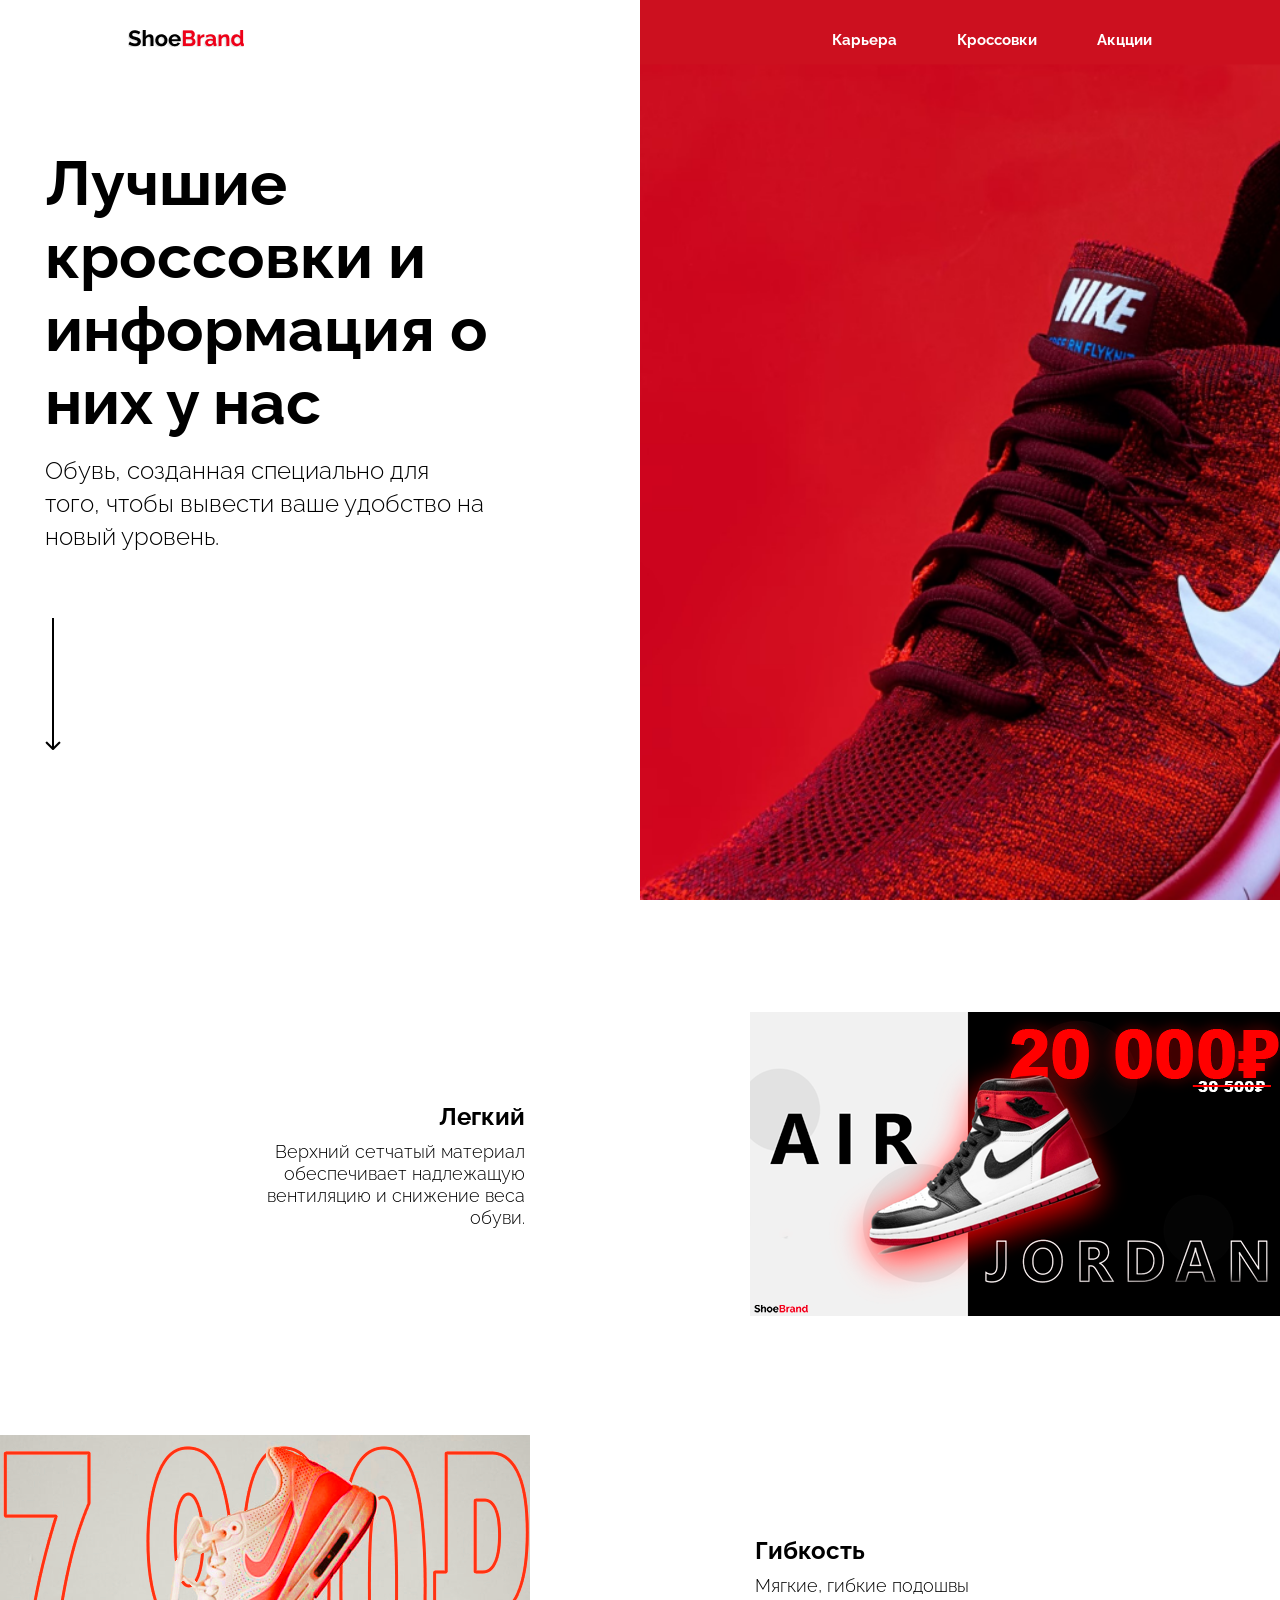
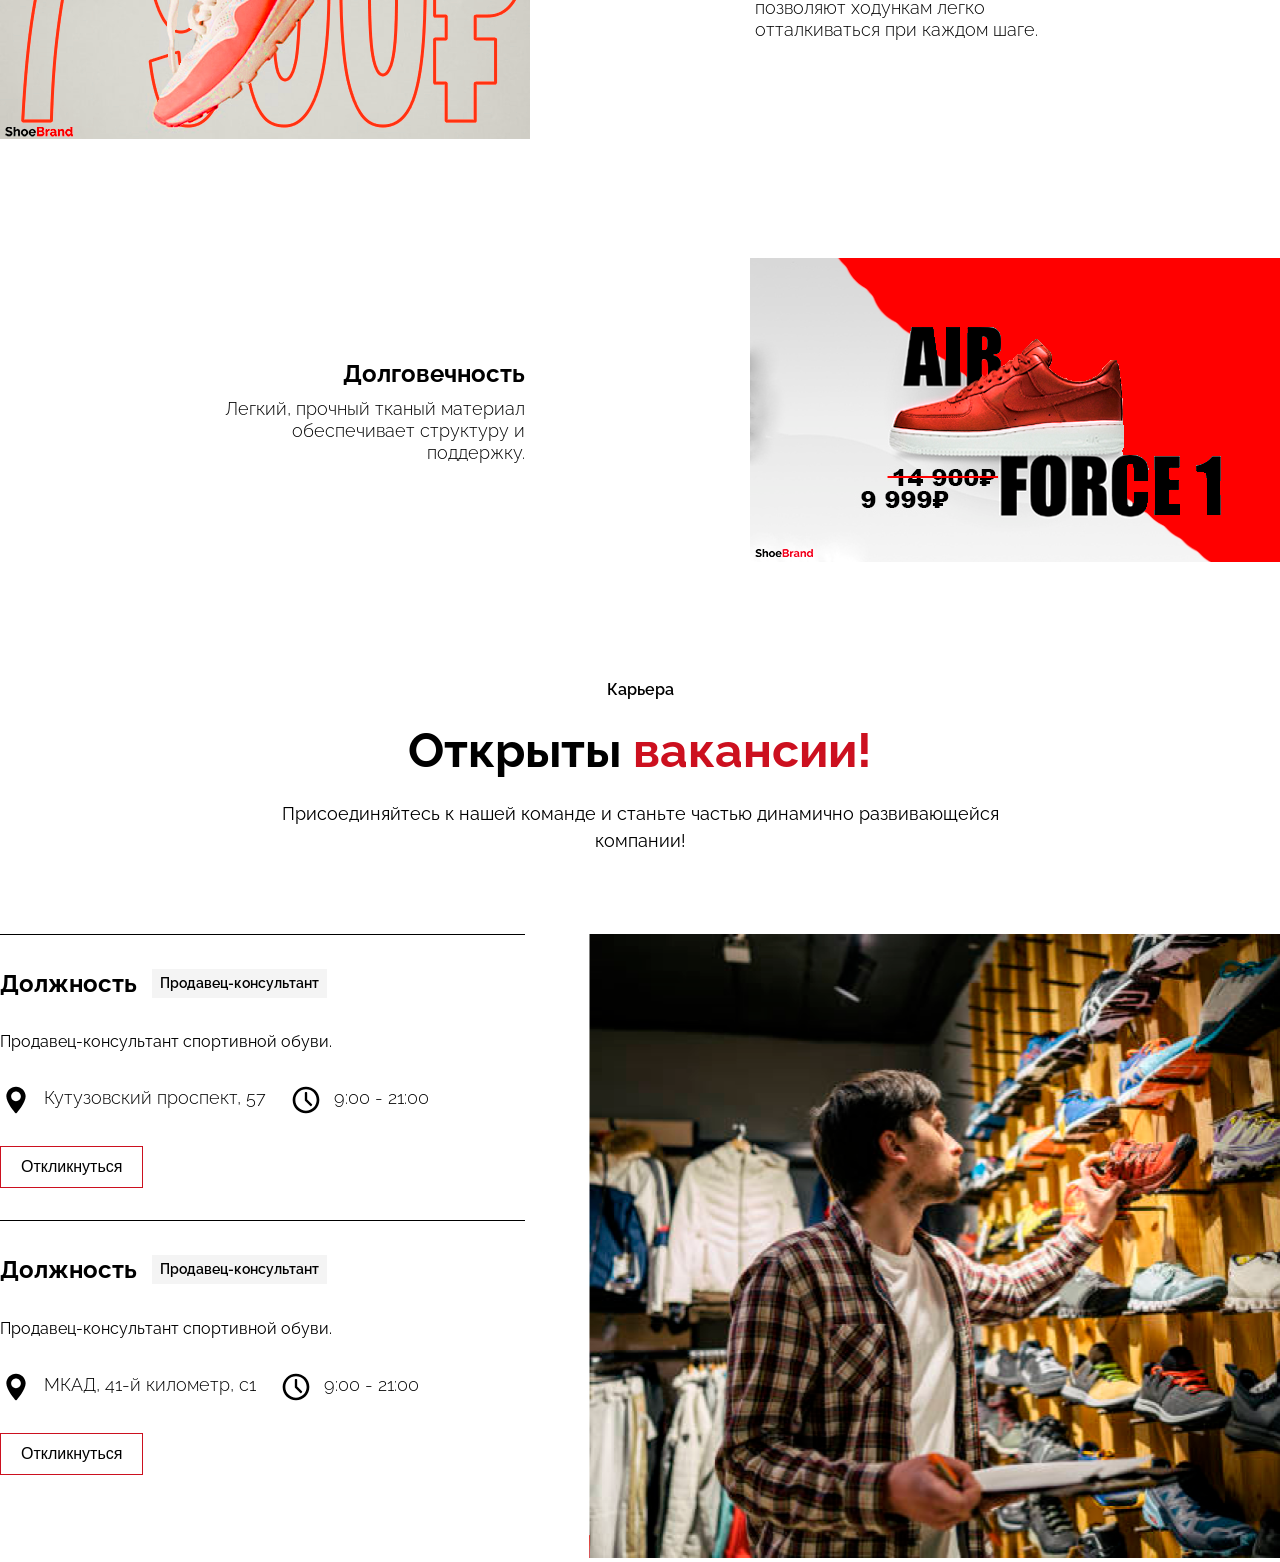
<file: index.html>
<!DOCTYPE html>
<html lang="en">
<head>
<meta charset="UTF-8">
<meta http-equiv="X-UA-Compatible" content="IE=edge">
<meta name="viewport" content="width=device-width, initial-scale=1.0">
<title>ShoeBrand</title>

<link rel="stylesheet" href="css/style.css">
<link rel="preconnect" href="https://fonts.googleapis.com">
<link rel="preconnect" href="https://fonts.gstatic.com" crossorigin>
<link href="https://fonts.googleapis.com/css2?family=Raleway:wght@300;400;500;600;700&display=swap" rel="stylesheet">
</head>
<body>

<div class="header">
 <a href="/" class="logo">
  <img src="images/logo.png" alt="">
 </a>

 <div class="nav">
  <a href="#foto" class="link">Карьера</a>
  <a href="brand.html" class="link">Кроссовки</a>
  <a href="#foto2" class="link">Акцции</a>
 </div>
</div>

<div class="hero">
 <div class="hero-content">
  <div class="hero-title">Лучшие кроссовки и информация о них у нас</div>
  <div class="hero-text">Обувь, созданная специально для того, чтобы вывести ваше удобство на новый уровень.</div>

  <div ><img class="hero-arrow" src="images/arrow.png" alt=""></div>
 </div>
 <div class="hero-back"></div>
</div>

<div class="sneakers" id="sneakers">
 <div class="sneakers-group">
  <div class="sneakers-content">
   <div class="sneakers-title">
    Легкий
   </div>
   <section id="foto2" class="foto2"><div class="sneakers-text">
    Верхний сетчатый материал обеспечивает надлежащую вентиляцию и снижение веса обуви.
   </div>
  </div>
  <div class="sneakers-img">
   <img src="images/sneaker1.png" alt="">
  </div>
 </div>

 <div class="sneakers-group">
  <div class="sneakers-content">
   <div class="sneakers-title">
    Гибкость
   </div>
<div class="sneakers-text">
    Мягкие, гибкие подошвы позволяют ходункам легко отталкиваться при каждом шаге.
   </div>
  </div>
  <div class="sneakers-img">
   <img src="images/sneaker2.png" alt="">
  </div>
 </div>

 <div class="sneakers-group">
  <div class="sneakers-content">
   <div class="sneakers-title">
    Долговечность
   </div>
</section><div class="sneakers-text">
    Легкий, прочный тканый материал обеспечивает структуру и поддержку.
   </div>
  </div>
  <div class="sneakers-img">
   <img src="images/sneaker3.png" alt="">
  </div>
 </div>
</div>

<div class="careers">
 <div class="careers-header">
  <div class="careers-name">Карьера</div>
  <div class="careers-title">Открыты <span>вакансии!</span></div>
  <div class="careers-text">
    Присоединяйтесь к нашей команде и станьте частью динамично развивающейся компании!
  </div>
 </div>


<div class="careers-wrapper">
 <div class="careers-col">
  <div class="careers-item">
   <div class="careers-item__header">Должность
    <span>Продавец-консультант</span>
   </div>
   <div class="careers-item__text">
    Продавец-консультант спортивной обуви.
   </div>
   <div class="careers-item__type">
    <div class="careers-item__type-item">
     <img src="images/pin.svg" alt="">
     Кутузовский проспект, 57
    </div>
    <div class="careers-item__type-item">
     <img src="images/clock.svg" alt="">
     9:00 - 21:00
    </div>
   </div>
   <button class="btn" id="Apply">Откликнуться</button>
  </div>

  <div class="careers-item">
   <div class="careers-item__header">Должность
    <span>Продавец-консультант</span>
   </div>
   <div class="careers-item__text">
    Продавец-консультант спортивной обуви.
   </div>
   <div class="careers-item__type">
    <div class="careers-item__type-item">
     <img src="images/pin.svg" alt="">
     МКАД, 41-й километр, с1
    </div>
    <div class="careers-item__type-item">
     <img src="images/clock.svg" alt="">
     9:00 - 21:00
    </div>
   </div>
   <section id="foto" class="foto"><button class="btn" id="Apply">Откликнуться</button>
  </div>
 </div>


 
<div class="careers-img">
<img src="images/careers.png" alt="">

 </div>
</div>
</div>

<div class="modal" id="modal">
 <div class="modal-back">
  

 </div>
  <div class="modal-content">
   <div class="cross" id="cross"><img src="images/cross.png" alt=""></div>
    <div class="modal-header">
    <div class="modal-title">Связаться с нами</div>
    <div class="modal-text">Заполните простую анкету что бы мы могли связаться с вами! </div>
   </div>

   <form action="">
    <div class="group">
     <label for="">
      Имя
      <input type="text">
     </label>
     <label for="">
      Фамилия
      <input type="text">
     </label>
    </div>
    <div class="group">
     <label for="">
      Почта
      <input type="text">
     </label>
     <label for="">
      Номер телефона
      <input type="text">
     </label>
    </div>
   </form>
  </div>
</div>


<script src="js/app.js"></script>
</body>
</html>
</file>
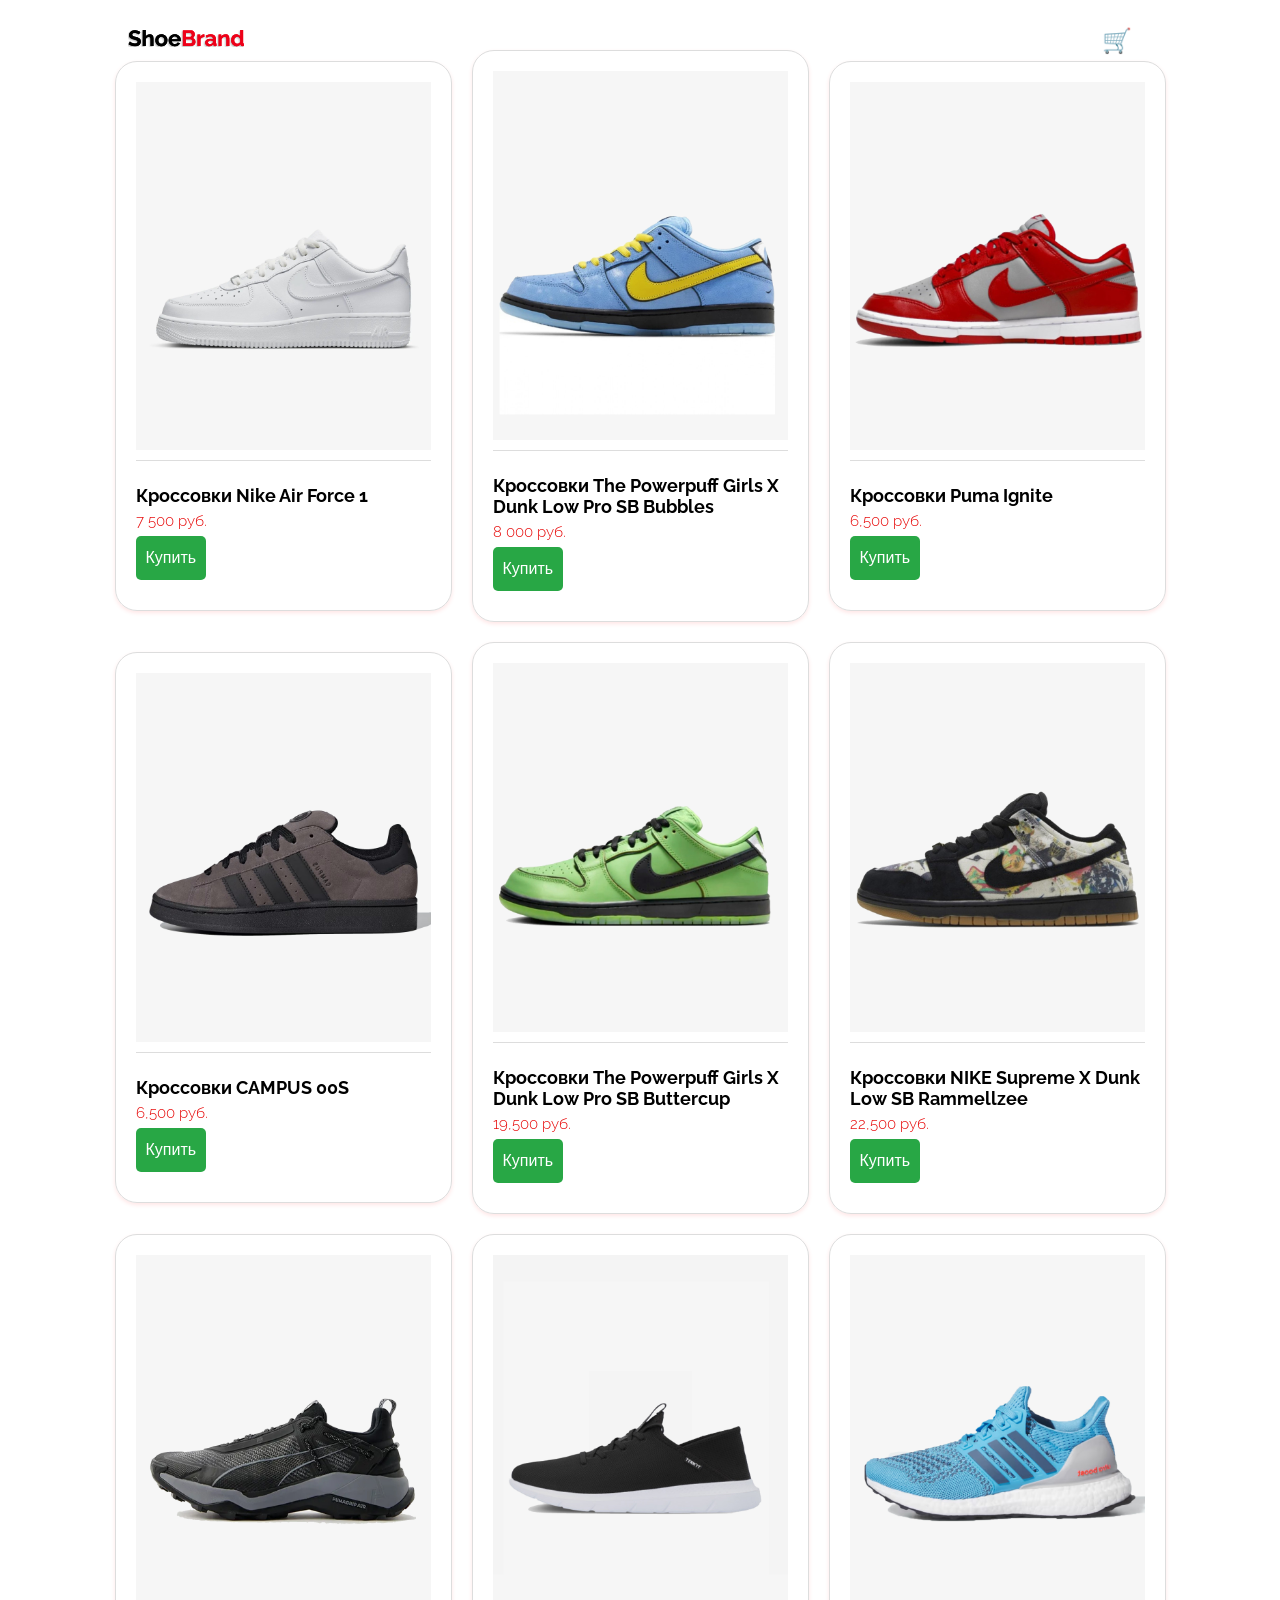
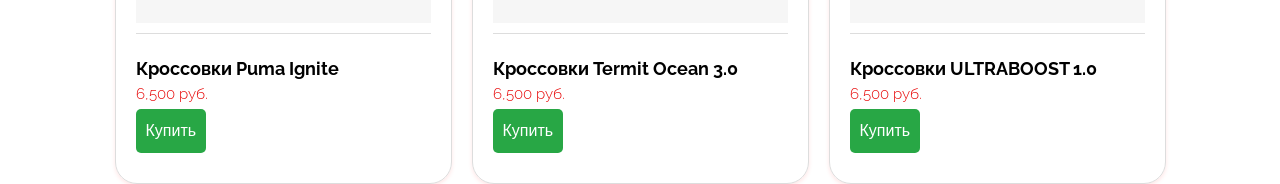
<file: brand.html>
<!DOCTYPE html>
<html lang="en">
<head>
    <meta charset="UTF-8">
    <meta http-equiv="X-UA-Compatible" content="IE=edge">
    <meta name="viewport" content="width=device-width, initial-scale=1.0">
    <title>ShoeBrand</title>

    <link rel="stylesheet" href="css/style.css">
    <link rel="preconnect" href="https://fonts.googleapis.com">
    <link rel="preconnect" href="https://fonts.gstatic.com" crossorigin>
    <link href="https://fonts.googleapis.com/css2?family=Raleway:wght@300;400;500;600;700&display=swap" rel="stylesheet">

    <style>
<style> 
  body{background-image: url(images/fone.jpg); } 
   
   <div class="header"> 
    <a href="/" class="logo"> 
    <img src="images/logo.png" alt=""> 
    </a> 
    <div class="nav"> 
    <a href="#foto" class="link">Карьера</a> 
    <a href="brand.html" class="link">Кроссовки</a> 
    <a href="#foto2" class="link">Акцции</a> 
    </div> 
   </div> 
   <style> 
   { 
    font-family: Arial, sans-serif; 
    margin: 0; 
    padding: 0; 
    } 
    header { 
    background-color: #cd091f; 
    color: white; 
    padding: 10px 20px; 
    text-align: center; 
    } 
    nav { 
    background-color: #cd091fcd091f; 
    padding: 10px; 
    } 
    nav a { 
    color: white; 
    margin: 0 15px; 
    text-decoration: none; 
    } 
    .container { 
    padding: 20px; 
    } 
    .catalog { 
    
    display: flex; 
    flex-wrap: wrap; 
    height: 1070px; 
    justify-content: center; 
    place-items: center; 
    align-items: center; 
    
    } 
     
    .product-card { 
    border:1px solid #ddd; 
    border-radius: 22px; 
    margin: 10px; 
    padding: 20px; 
    width: 295px; 
    box-shadow: 0 2px 4px rgba(255, 0, 0, 0.1); 
    position: absolute 
    top: 300px; 
     
    } 
    .product-card img { 
    max-width: 100%; 
    height: auto; 
    border-bottom: 1px solid #ddd; 
    padding-bottom: 10px; 
    } 
    .product-card h3 { 
    font-size: 1.2em; 
    margin: 20px 0; 
    } 
    .product-card p { 
    color: #ff0000; 
    position: absolute 
    top: 200px; 
    } 
    .product-card .price { 
    font-size: 0,2%; 
    color: #e60000; 
    margin: -14px 0; 
    position: absolute 
    } 
    .product-card button { 
    background-color: #28a745; 
    border: none; 
    color: white; 
    padding:10px; 
    text-align: center; 
    text-decoration: none; 
    display: inline-block; 
    font-size: 16px; 
    margin: 10px 0; 
    cursor: pointer; 
    border-radius: 5px; 
    
    top: 200px; 
    }  
    .first-block { 
    position: absolute 
    top: 200px; 
    } 
     
    
   .cart-container { 
       position: relative; 
       display: inline-block; 
       margin-right: 20px; 
   } 
    
   .cart-icon { 
       font-size: 24px; 
       cursor: pointer; 
   } 
    
   .cart-modal { 
       display: none; 
       position: fixed; 
       z-index: 1000; 
       top: 50%; 
       left: 50%; 
       transform: translate(-50%, -50%); 
       background-color: #fff; 
       padding: 20px; 
       box-shadow: 0 0 10px rgba(0, 0, 0, 0.1); 
   } 
    
   .cart-modal.open { 
       display: block; 
   } 
    
   .cart-item { 
       margin-bottom: 10px; 
       border-bottom: 1px solid #ddd; 
       padding-bottom: 10px; 
   } 
    
   .cart-item:last-child { 
       border-bottom: none; 
       margin-bottom: 0; 
   } 
   </style> 
 <style> 
   
<div class="header"> 
 <a href="/" class="logo"> 
 <img src="images/logo.png" alt=""> 
 </a> 
 <div class="nav"> 
 <a href="#foto" class="link">Карьера</a> 
 <a href="brand.html" class="link">Кроссовки</a> 
 <a href="#foto2" class="link">Акцции</a> 
 </div> 
</div> 
<style> 
{ 
 font-family: Arial, sans-serif; 
 margin: 0; 
 padding: 0; 
 } 
 header { 
 background-color: #cd091f; 
 color: white; 
 padding: 10px 20px; 
 text-align: center; 
 } 
 nav { 
 background-color: #cd091fcd091f; 
 padding: 10px; 
 } 
 nav a { 
 color: white; 
 margin: 0 15px; 
 text-decoration: none; 
 } 
 .container { 
 padding: 20px; 
 } 
 .catalog { 
 
 display: flex; 
 flex-wrap: wrap; 
 height: 1070px; 
 justify-content: center; 
 place-items: center; 
 align-items: center; 
 
 } 
  
 .product-card { 
 border:1px solid #ddd; 
 border-radius: 22px; 
 margin: 10px; 
 padding: 20px; 
 width: 295px; 
 box-shadow: 0 2px 4px rgba(255, 0, 0, 0.1); 
 position: absolute 
 top: 300px; 
  
 } 
 .product-card img { 
 max-width: 100%; 
 height: auto; 
 border-bottom: 1px solid #ddd; 
 padding-bottom: 10px; 
 } 
 .product-card h3 { 
 font-size: 1.2em; 
 margin: 20px 0; 
 } 
 .product-card p { 
 color: #ff0000; 
 position: absolute 
 top: 200px; 
 } 
 .product-card .price { 
 font-size: 0,2%; 
 color: #e60000; 
 margin: -14px 0; 
 position: absolute 
 } 
 .product-card button { 
 background-color: #28a745; 
 border: none; 
 color: white; 
 padding:10px; 
 text-align: center; 
 text-decoration: none; 
 display: inline-block; 
 font-size: 16px; 
 margin: 10px 0; 
 cursor: pointer; 
 border-radius: 5px; 
 
 top: 200px; 
 }  
 .first-block { 
 position: absolute 
 top: 200px; 
 } 
  
 
.cart-container { 
    position: relative; 
    display: inline-block; 
    margin-right: 20px; 
} 
 
.cart-icon { 
    font-size: 24px; 
    cursor: pointer; 
} 
 
.cart-modal { 
    display: none; 
    position: fixed; 
    z-index: 1000; 
    top: 50%; 
    left: 50%; 
    transform: translate(-50%, -50%); 
    background-color: #fff; 
    padding: 20px; 
    box-shadow: 0 0 10px rgba(0, 0, 0, 0.1); 
} 
 
.cart-modal.open { 
    display: block; 
} 
 
.cart-item { 
    margin-bottom: 10px; 
    border-bottom: 1px solid #ddd; 
    padding-bottom: 10px; 
} 
 
.cart-item:last-child { 
    border-bottom: none; 
    margin-bottom: 0; 
} 
</style> 
    <body>
    </body>
    </style>
</head>
<body>
  <div class="header">
    <a href="/" class="logo">
     <img src="images/logo.png" alt="">
    </a>
   
    <div class="nav">
     <a href="#foto" class="link">Карьера</a>
     <a href="brand.html" class="link">Кроссовки</a>
     <a href="#foto2" class="link">Акцции</a>
    </div>
   </div>
   
<div class="header">
    <a href="/" class="logo">
        <img src="images/logo.png" alt="">
    </a>

    <div class="nav">
        <a href="#foto" class="link">Карьера</a>
        <a href="brand.html" class="link">Кроссовки</a>
        <a href="#foto2" class="link">Акцции</a>
    </div>
    
    <!-- Cart Icon and Container -->
    <div class="cart-container">
        <span class="cart-icon" onclick="toggleCart()">🛒</span>
        <div id="cartModal" class="cart-modal">
            <h2>Корзина</h2>
            <div id="cartItems" class="cart-items"></div>
            <button onclick="closeCart()">Закрыть</button>
            <button onclick="redirectToCheckout()">Оформить заказ</button> <!-- Changed button text and function -->
        </div>
    </div>
</div>

<div class="container">
    <div class="catalog">
      <div class="container"> 
        <div class="catalog"> 
            <!-- Product Cards --> 
            <div class="product-card"> 
                <img src="images/shoe1.jpg" alt="Кроссовки Nike Air Max"> 
                <h3>Кроссовки Nike Air Force 1</h3> 
                <div class="price">7 500 руб.</div> 
                <button onclick="addToCart('Кроссовки Nike Air Force 1', 7500)">Купить</button> 
            </div> 
     
            <div class="product-card"> 
                <img src="images/shoe7.jpg" alt="Кроссовки Adidas Ultra Boost">
                <h3>Кроссовки The Powerpuff Girls X Dunk Low Pro SB Bubbles</h3> 
            <div class="price">8 000 руб.</div> 
            <button onclick="addToCart('Кроссовки The Powerpuff Girls X Dunk Low Pro SB Bubbles', 8000)">Купить</button> 
        </div> 
 
        <div class="product-card"> 
            <img src="images/shoe8.jpg" alt="Кроссовки Puma Ignite"> 
            <h3>Кроссовки Puma Ignite</h3> 
            <div class="price">6,500 руб.</div> 
            <button onclick="addToCart('Кроссовки Puma Ignite', 6500)">Купить</button> 
        </div> 
 
        <div class="product-card"> 
            <img src="images/shoe9.jpg" alt="Кроссовки Puma Ignite"> 
            <h3>Кроссовки CAMPUS 00S</h3> 
            <div class="price">6,500 руб.</div> 
            <button onclick="addToCart('Кроссовки CAMPUS 00S', 6500)">Купить</button> 
        </div> 
 
        <div class="product-card"> 
            <img src="images/shoe5.jpg" alt="Кроссовки Puma Ignite"> 
            <h3>Кроссовки The Powerpuff Girls X Dunk Low Pro SB Buttercup</h3> 
            <div class="price">19,500 руб.</div> 
            <button onclick="addToCart('Кроссовки The Powerpuff Girls X Dunk Low Pro SB Buttercup', 19500)">Купить</button> 
        </div> 
 
        <div class="product-card"> 
            <img src="images/shoe6.jpg" alt="Кроссовки NIKE Supreme X Dunk Low SB Rammellzee"> 
            <h3>Кроссовки NIKE Supreme X Dunk Low SB Rammellzee</h3> 
            <div class="price">22,500 руб.</div> 
            <button onclick="addToCart('Кроссовки NIKE Supreme X Dunk Low SB Rammellzee', 22500)">Купить</button> 
        </div> 
 
        <div class="product-card"> 
            <img src="images/shoe3.jpg" alt="Кроссовки Puma Ignite"> 
            <h3>Кроссовки Puma Ignite</h3> 
            <div class="price">6,500 руб.</div> 
            <button onclick="addToCart('Кроссовки Puma Ignite', 6500)">Купить</button> 
        </div> 
 
        <div class="product-card"> 
            <img src="images/shoe4.jpg" alt="Кроссовки Termit Ocean 3.0"> 
            <h3>Кроссовки Termit Ocean 3.0</h3> 
            <div class="price">6,500 руб.</div> 
            <button onclick="addToCart('Кроссовки Termit Ocean 3.0', 6500)">Купить</button> 
        </div> 
 
        <div class="product-card"> 
            <img src="images/shoe10.jpg" alt="Кроссовки ULTRABOOST 1.0"> 
            <h3>Кроссовки ULTRABOOST 1.0</h3> 
            <div class="price">6,500 руб.</div> 
            <button onclick="addToCart('Кроссовки ULTRABOOST 1.0', 6500)">Купить</button> 
        </div> 
    </div> 
</div> 
 
    </div>
</div>
<script>
  // Function to add items to cart
  function addToCart(productName, price) {
      let cart = JSON.parse(localStorage.getItem('cart')) || [];
      cart.push({ name: productName, price: price });
      localStorage.setItem('cart', JSON.stringify(cart));
      updateCartModal();
  }

  // Function to update cart modal
  function updateCartModal() {
      let cartItemsElement = document.getElementById('cartItems');
      cartItemsElement.innerHTML = '';

      let cart = JSON.parse(localStorage.getItem('cart')) || [];

      cart.forEach(item => {
          let itemElement = document.createElement('div');
          itemElement.classList.add('cart-item');
          itemElement.innerHTML = `
              <p><strong>${item.name}</strong> - ${item.price} руб.</p>
          `;
          cartItemsElement.appendChild(itemElement);
      });

      document.getElementById('cartModal').classList.add('open');
  }

  // Function to toggle cart modal visibility
  function toggleCart() {
      document.getElementById('cartModal').classList.toggle('open');
  }

  // Function to close cart modal
  function closeCart() {
      document.getElementById('cartModal').classList.remove('open');
  }

  // Function to redirect to checkout page
  function redirectToCheckout() {
      // Redirect to the checkout page
      window.location.href = 'zakaz.html';
  }
</script>
</body>
</html>
</file>
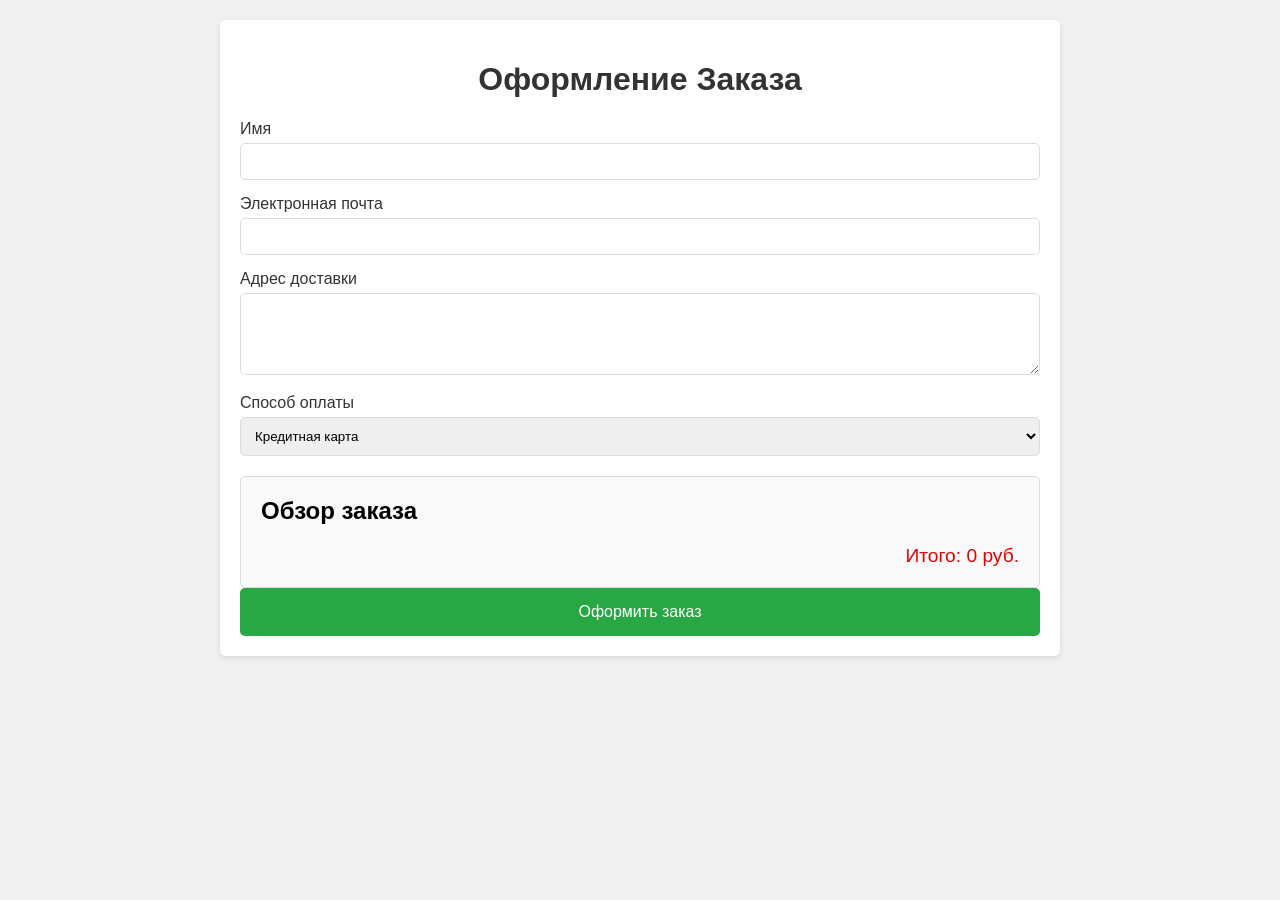
<file: zakaz.html>
<!DOCTYPE html>
<html lang="ru">
<head>
    <meta charset="UTF-8">
    <meta name="viewport" content="width=device-width, initial-scale=1.0">
    <title>Оформление Заказа</title>
    <style>
        body {
            font-family: Arial, sans-serif;
            margin: 0;
            padding: 0;
            background-color: #f0f0f0;
        }
        .container {
            max-width: 800px;
            margin: 20px auto;
            padding: 20px;
            background-color: white;
            border-radius: 5px;
            box-shadow: 0 2px 5px rgba(0, 0, 0, 0.1);
        }
        h1 {
            text-align: center;
            color: #333;
        }
        .form-group {
            margin-bottom: 15px;
        }
        .form-group label {
            display: block;
            margin-bottom: 5px;
            color: #333;
        }
        .form-group input, .form-group select, .form-group textarea {
            width: 100%;
            padding: 10px;
            border: 1px solid #ddd;
            border-radius: 5px;
            box-sizing: border-box;
        }
        .form-group textarea {
            resize: vertical;
        }
        .order-summary {
            margin-top: 20px;
            padding: 20px;
            background-color: #f9f9f9;
            border: 1px solid #ddd;
            border-radius: 5px;
        }
        .order-summary h2 {
            margin-top: 0;
        }
        .order-summary .product {
            display: flex;
            justify-content: space-between;
            padding: 10px 0;
            border-bottom: 1px solid #ddd;
        }
        .order-summary .product:last-child {
            border-bottom: none;
        }
        .order-summary .product .remove-btn {
            color: #e60000;
            cursor: pointer;
        }
        .order-summary .total {
            text-align: right;
            font-size: 1.2em;
            margin-top: 20px;
            color: #e60000;
        }
        button {
            width: 100%;
            padding: 15px;
            background-color: #28a745;
            border: none;
            color: white;
            font-size: 16px;
            border-radius: 5px;
            cursor: pointer;
        }
        button:hover {
            background-color: #218838;
        }
        .popup {
            position: fixed;
            top: 50%;
            left: 50%;
            transform: translate(-50%, -50%);
            background-color: #fff;
            padding: 20px;
            border: 1px solid #ccc;
            box-shadow: 0 0 10px rgba(0, 0, 0, 0.1);
            z-index: 1000;
            display: none;
        }
    </style>
</head>
<body>
    <div class="container">
        <h1>Оформление Заказа</h1>
        <form id="orderForm">
            <div class="form-group">
                <label for="name">Имя</label>
                <input type="text" id="name" name="name" required>
            </div>
            <div class="form-group">
                <label for="email">Электронная почта</label>
                <input type="email" id="email" name="email" required>
            </div>
            <div class="form-group">
                <label for="address">Адрес доставки</label>
                <textarea id="address" name="address" rows="4" required></textarea>
            </div>
            <div class="form-group">
                <label for="payment-method">Способ оплаты</label>
                <select id="payment-method" name="payment-method" required>
                    <option value="credit-card">Кредитная карта</option>
                    <option value="paypal">PayPal</option>
                    <option value="bank-transfer">Банковский перевод</option>
                </select>
            </div>
            <div class="order-summary" id="orderSummary">
                <h2>Обзор заказа</h2>
                <!-- Product details will be dynamically added here -->
                <div class="total">
                    Итого: <span id="totalAmount">0</span> руб.
                </div>
            </div>
            <button type="submit">Оформить заказ</button>
        </form>
    </div>

    <div class="popup" id="popup">
        Заказ успешно оформлен!
    </div>

    <script>
        document.addEventListener('DOMContentLoaded', function() {
            // Retrieve cart items from localStorage
            let cartItems = JSON.parse(localStorage.getItem('cart')) || [];

            // Display cart items in the order summary
            let orderSummary = document.getElementById('orderSummary');

            function updateCartDisplay() {
                let totalAmount = 0;

                let productHtml = cartItems.map(item => `
                    <div class="product">
                        <span>${item.name}</span>
                        <span>1 x ${item.price} руб.</span>
                        <span class="remove-btn" data-name="${item.name}">Удалить</span>
                    </div>
                `).join('');

                orderSummary.innerHTML = `
                    <h2>Обзор заказа</h2>
                    ${productHtml}
                    <div class="total">
                        Итого: <span id="totalAmount">${calculateTotal()}</span> руб.
                    </div>
                `;

                // Add event listeners to remove buttons
                let removeButtons = document.querySelectorAll('.remove-btn');
                removeButtons.forEach(button => {
                    button.addEventListener('click', function() {
                        let itemName = button.getAttribute('data-name');
                        removeFromCart(itemName);
                    });
                });
            }

            function calculateTotal() {
                let total = 0;
                cartItems.forEach(item => {
                    total += item.price;
                });
                return total.toLocaleString('ru-RU');
            }

            function removeFromCart(name) {
                cartItems = cartItems.filter(item => item.name !== name);
                localStorage.setItem('cart', JSON.stringify(cartItems));
                updateCartDisplay();
            }

            updateCartDisplay();

            // Handle form submission
            let orderForm = document.getElementById('orderForm');
            orderForm.addEventListener('submit', function(event) {
                event.preventDefault();

                // Example: Submit form data to server (not implemented here)
                // Simulate form submission success

                // Show popup
                let popup = document.getElementById('popup');
                popup.style.display = 'block';

                // Redirect to index.html after 3 seconds
                setTimeout(function() {
                    // Clear localStorage
                    localStorage.removeItem('cart');
                    // Redirect to index.html
                    window.location.href = 'index.html';
                }, 3000);
            });
        });
    </script>
</body>
</html>
</file>
<file: css/style.css>
body{margin:0;font-family:"Raleway",sans-serif;font-weight:300;background:#fff;font-size:15px;color:#000}.header{display:flex;justify-content:space-between;align-items:center;position:absolute;top:0;left:10%;width:80%;height:80px}.header .nav{display:flex;gap:60px}.header .nav .link{text-decoration:none;color:#fff;font-weight:700}.header .nav .link:hover{text-decoration:underline}.hero{display:flex;justify-content:space-between;align-items:center;height:100vh}.hero .hero-content{display:flex;flex-direction:column;margin:0 auto;gap:15px}.hero .hero-back{width:50%;height:100vh;background:url(../images/hero.png);background-size:cover;background-repeat:no-repeat;background-position:center}.hero-title{max-width:550px;font-weight:700;font-size:62px;line-height:73px}.hero-text{max-width:440px;font-weight:300;font-size:24px;line-height:33px}.hero-arrow{margin-top:50px;animation:arrow 1s linear infinite}@keyframes arrow{0%{transform:translateY(0)}50%{transform:translateY(15px)}100%{transform:translateY(0px)}}.sneakers{padding:112px 0 0 0;max-width:1280px;margin:0 auto;display:flex;flex-direction:column;align-items:center;gap:115px}.sneakers-group{display:flex;gap:225px;width:100%;align-items:center;justify-content:center}.sneakers-group:nth-child(even) .sneakers-content{align-items:flex-start;text-align:left;order:2}.sneakers-group:nth-child(even) .sneakers-img{width:50%;text-align:start}.sneakers-content{flex-direction:column;display:flex;align-items:flex-end;text-align:right;width:50%}.sneakers-content .sneakers-title{font-weight:700;font-size:24px;line-height:28px}.sneakers-content .sneakers-text{max-width:300px;margin-top:10px;font-weight:300;font-size:18px;line-height:22px}.sneakers-img{width:50%;text-align:end}.careers{padding:112px 0 0 0;max-width:1400px;margin:0 auto}.careers .careers-header{color:#000;text-align:center;display:flex;flex-direction:column;align-items:center;gap:20px;margin-bottom:80px}.careers .careers-header .careers-name{font-weight:600;font-size:16px;line-height:150%}.careers .careers-header .careers-title{font-weight:700;font-size:48px;line-height:120%}.careers .careers-header .careers-title span{color:#cc101f}.careers .careers-header .careers-text{max-width:768px;font-weight:400;font-size:18px;line-height:150%}.careers-wrapper{display:flex;justify-content:space-between;gap:64px}.careers-col{width:50%}.careers-item{display:flex;flex-direction:column;gap:30px;border-top:1px solid #000;padding:32px 0}.careers-item__header{display:flex;align-items:center;gap:15px;font-weight:700;font-size:24px;line-height:140%}.careers-item__header span{padding:4px 8px;background-color:#f4f4f4;font-weight:600;font-size:14px;line-height:150%}.careers-item__text{font-weight:400;font-size:16px;line-height:150%}.careers-item__type{display:flex;align-items:center;gap:24px}.careers-item__type-item{display:flex;gap:12px;font-size:18px;line-height:150%}.careers-img img{width:691.5px;height:624px}button{cursor:pointer;width:fit-content;background:none;padding:8px 20px;border:1px solid #cc101f;font-size:16px;line-height:150%}.modal{position:fixed;display:none;justify-content:space-between;top:0;left:0;width:100vw;height:100vh}.modal.active{display:flex}.modal-back{height:100vh;width:55%;background-color:#131337}.modal-content{position:relative;width:45%;background-color:#fff;height:100vh;padding:80px 64px}.modal-content .cross{position:absolute;top:40px;right:40px}.modal-header{display:flex;flex-direction:column;align-items:center;text-align:center;justify-content:center;gap:16px;margin-bottom:48px}.modal-title{color:#cc101f;font-size:48px;line-height:120%}.modal-text{font-weight:700;font-size:18px;line-height:150%}form{display:flex;flex-direction:column;align-items:center;gap:20px}.group{display:flex;justify-content:space-between;gap:24px}.group label{font-weight:700;font-size:16px;line-height:150%;width:244px;display:flex;flex-direction:column}.group label input{height:48px;width:244px;border:1px solid #000;width:100%;margin-top:10px}
</file>
